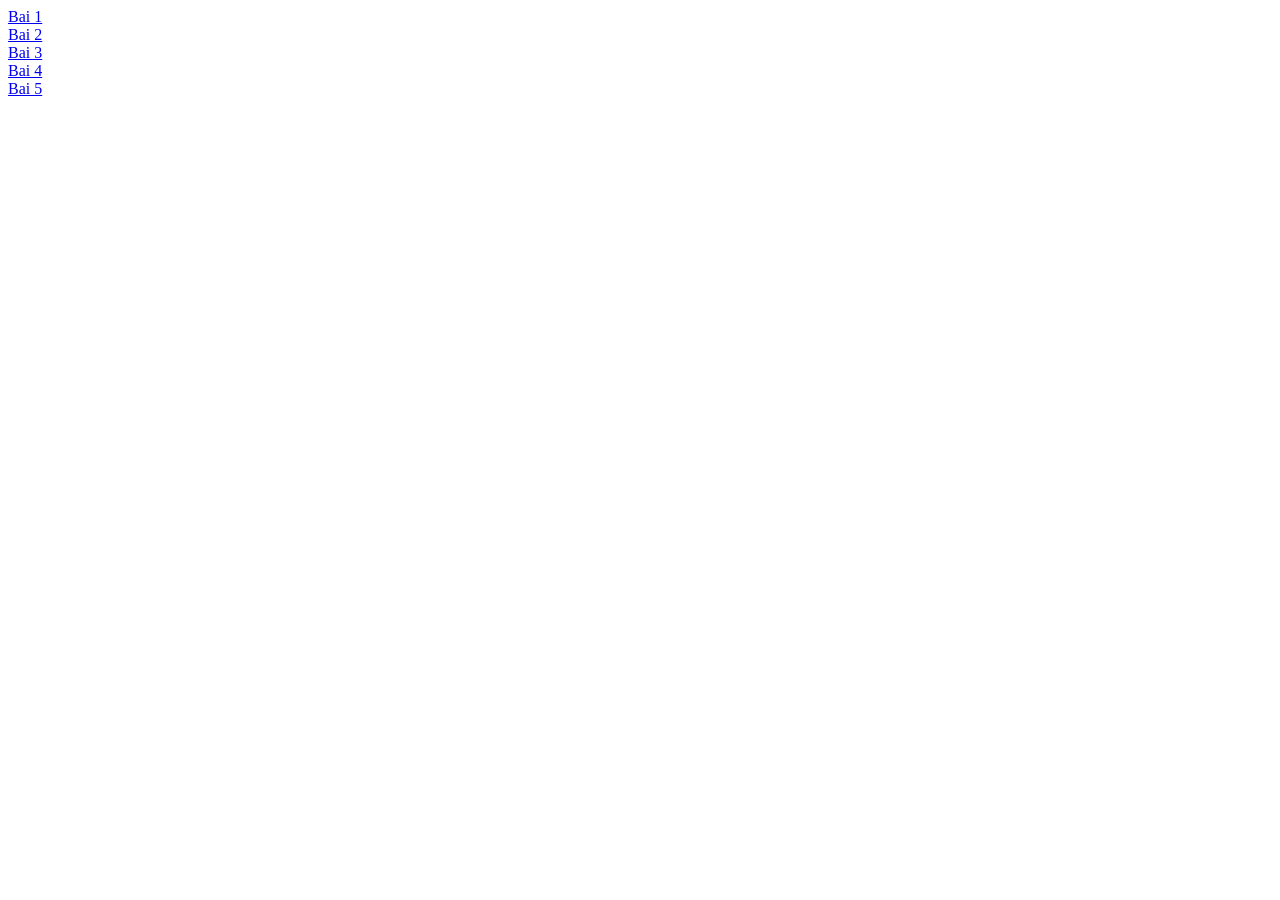
<file: index.html>
<!DOCTYPE html>
<html lang="en">
<head>
    <meta charset="UTF-8">
    <meta name="viewport" content="width=device-width, initial-scale=1.0">
    <title>Document</title>
</head>
<body>
    <a href="https://phamminhhieupc.github.io/uiux/01-mobile-home">Bai 1</a>
    <br>
    <a href="https://phamminhhieupc.github.io/uiux/02-tablet-learning-dashboard">Bai 2</a>
    <br>
    <a href="https://phamminhhieupc.github.io/uiux/03-web-analytics">Bai 3</a>
    <br>
    <a href="https://phamminhhieupc.github.io/uiux/04-mobile-checkout">Bai 4</a>
    <br>
    <a href="https://phamminhhieupc.github.io/uiux/05-form-profile-settings">Bai 5</a>
</body>
</html>
</file>
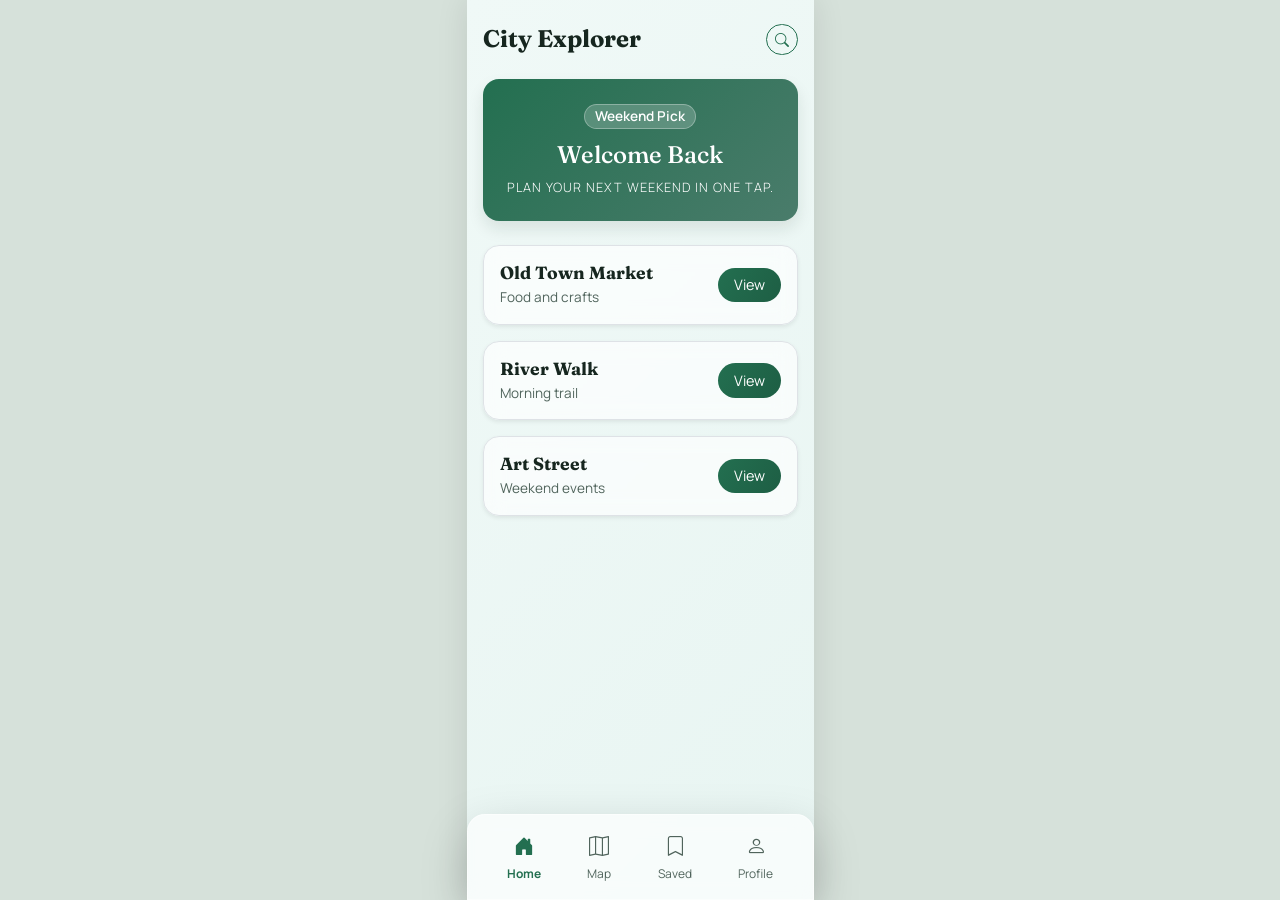
<file: 01-mobile-home.html>
<!doctype html>
<html lang="vi">

<head>
  <meta charset="UTF-8" />
  <meta name="viewport" content="width=device-width, initial-scale=1.0, maximum-scale=1.0, user-scalable=no" />
  <title>Mobile Home Demo - Small Screen Optimized</title>

  <link href="https://cdn.jsdelivr.net/npm/bootstrap@5.3.2/dist/css/bootstrap.min.css" rel="stylesheet"
    crossorigin="anonymous" />
  <link rel="stylesheet" href="https://cdn.jsdelivr.net/npm/bootstrap-icons@1.11.1/font/bootstrap-icons.css">

  <link rel="preconnect" href="https://fonts.googleapis.com" />
  <link rel="preconnect" href="https://fonts.gstatic.com" crossorigin />
  <link
    href="https://fonts.googleapis.com/css2?family=Fraunces:opsz,wght@9..144,500;9..144,700&family=Manrope:wght@400;500;600;700;800&display=swap"
    rel="stylesheet" />

  <link rel="stylesheet" href="01-mobile-home.css">
</head>

<body data-theme="hig" data-viewport="mobile">

  <div class="mobile-container">
    <main class="container-fluid px-3 py-4 d-flex flex-column flex-grow-1">

      <header class="d-flex align-items-center justify-content-between mb-4">
        <h1 style="font-size: 1.5rem;">City Explorer</h1>
        <button class="btn btn-outline-brand btn-sm" type="button">
          <i class="bi bi-search"></i>
        </button>
      </header>

      <section class="content-card hero-card p-4 mb-4 text-center rounded-4">
        <div>
          <span class="badge badge-soft mb-2">Weekend Pick</span>
          <h2 class="h4 mt-1">Welcome Back</h2>
          <p class="mt-2 text-uppercase fw-light" style="letter-spacing: 1px; font-size: 0.8rem;">
            Plan your next weekend in one tap.
          </p>
        </div>
      </section>

      <section class="d-flex flex-column gap-3 mb-4">

        <article class="content-card border p-3 rounded-4 d-flex align-items-center justify-content-between shadow-sm">
          <div class="pe-2">
            <h3 style="font-size: 1.1rem" class="mb-1">Old Town Market</h3>
            <p class="small">Food and crafts</p>
          </div>
          <button class="btn btn-brand btn-sm px-3" type="button">View</button>
        </article>

        <article class="content-card border p-3 rounded-4 d-flex align-items-center justify-content-between shadow-sm">
          <div class="pe-2">
            <h3 style="font-size: 1.1rem" class="mb-1">River Walk</h3>
            <p class="small">Morning trail</p>
          </div>
          <button class="btn btn-brand btn-sm px-3" type="button">View</button>
        </article>

        <article class="content-card border p-3 rounded-4 d-flex align-items-center justify-content-between shadow-sm">
          <div class="pe-2">
            <h3 style="font-size: 1.1rem" class="mb-1">Art Street</h3>
            <p class="small">Weekend events</p>
          </div>
          <button class="btn btn-brand btn-sm px-3" type="button">View</button>
        </article>

      </section>

    </main>

    <nav class="content-card bottom-nav p-3 d-flex justify-content-around align-items-center shadow-lg"
      aria-label="Bottom navigation">
      <strong class="d-flex flex-column align-items-center" style="color: var(--color-primary); cursor: pointer;">
        <i class="bi bi-house-door-fill fs-5 mb-1"></i>
        Home
      </strong>
      <span class="d-flex flex-column align-items-center" style="cursor: pointer;">
        <i class="bi bi-map fs-5 mb-1"></i>
        Map
      </span>
      <span class="d-flex flex-column align-items-center" style="cursor: pointer;">
        <i class="bi bi-bookmark fs-5 mb-1"></i>
        Saved
      </span>
      <span class="d-flex flex-column align-items-center" style="cursor: pointer;">
        <i class="bi bi-person fs-5 mb-1"></i>
        Profile
      </span>
    </nav>
  </div>

</body>

</html>
</file>
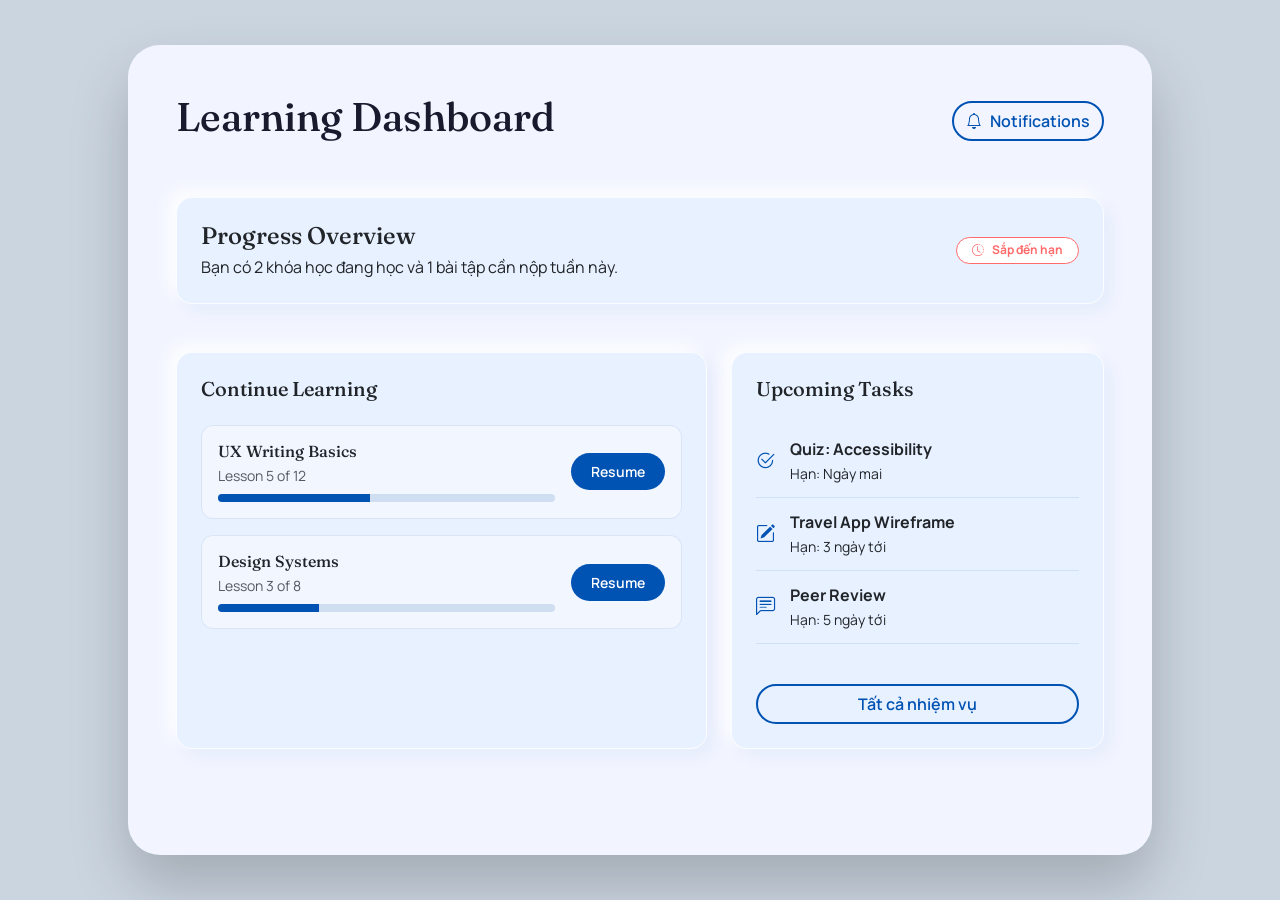
<file: 02-tablet-learning-dashboard.html>
<!doctype html>
<html lang="vi">

<head>
  <meta charset="UTF-8" />
  <meta name="viewport" content="width=device-width, initial-scale=1.0" />
  <title>Learning Dashboard - Tablet View</title>

  <link href="https://cdn.jsdelivr.net/npm/bootstrap@5.3.2/dist/css/bootstrap.min.css" rel="stylesheet"
    crossorigin="anonymous" />
  <link rel="stylesheet" href="https://cdn.jsdelivr.net/npm/bootstrap-icons@1.11.1/font/bootstrap-icons.css">
  <link rel="preconnect" href="https://fonts.googleapis.com" />
  <link rel="preconnect" href="https://fonts.gstatic.com" crossorigin />
  <link
    href="https://fonts.googleapis.com/css2?family=Fraunces:opsz,wght@9..144,500;9..144,700&family=Manrope:wght@400;500;600;700;800&display=swap"
    rel="stylesheet" />

  <link rel="stylesheet" href="02-tablet-learning-dashboard.css">
</head>

<body>

  <div class="tablet-container">
    <main class="container-fluid px-4 px-md-5 py-4 py-md-5 flex-grow-1">

      <header class="d-flex align-items-center justify-content-between mb-5">
        <h1>Learning Dashboard</h1>
        <button class="btn btn-outline-brand d-flex align-items-center gap-2" type="button">
          <i class="bi bi-bell"></i>
          <span>Notifications</span>
        </button>
      </header>

      <section
        class="content-card p-4 mb-5 d-flex flex-column flex-md-row align-items-md-center justify-content-between gap-3">
        <div>
          <h2 class="h4 mb-1">Progress Overview</h2>
          <p class="mb-0">Bạn có 2 khóa học đang học và 1 bài tập cần nộp tuần này.</p>
        </div>
        <span class="badge badge-soft d-inline-flex align-items-center gap-2">
          <i class="bi bi-clock-history"></i> Sắp đến hạn
        </span>
      </section>

      <div class="row g-4">

        <section class="col-12 col-md-7">
          <div class="content-card p-4 h-100">
            <h2 class="h5 mb-4">Continue Learning</h2>

            <article class="sub-card p-3 mb-3 d-flex align-items-center justify-content-between gap-3">
              <div class="flex-grow-1">
                <h3 class="h6 mb-1">UX Writing Basics</h3>
                <p class="small text-muted mb-2">Lesson 5 of 12</p>
                <div class="progress-custom">
                  <div class="progress-custom-bar" style="width: 45%;"></div>
                </div>
              </div>
              <button class="btn btn-brand btn-sm">Resume</button>
            </article>

            <article class="sub-card p-3 d-flex align-items-center justify-content-between gap-3">
              <div class="flex-grow-1">
                <h3 class="h6 mb-1">Design Systems</h3>
                <p class="small text-muted mb-2">Lesson 3 of 8</p>
                <div class="progress-custom">
                  <div class="progress-custom-bar" style="width: 30%;"></div>
                </div>
              </div>
              <button class="btn btn-brand btn-sm">Resume</button>
            </article>
          </div>
        </section>

        <section class="col-12 col-md-5">
          <div class="content-card p-4 h-100">
            <h2 class="h5 mb-4">Upcoming Tasks</h2>

            <ul class="insight-list">
              <li>
                <i class="bi bi-check2-circle"></i>
                <div>
                  <span class="d-block fw-bold text-dark">Quiz: Accessibility</span>
                  <small>Hạn: Ngày mai</small>
                </div>
              </li>
              <li>
                <i class="bi bi-pencil-square"></i>
                <div>
                  <span class="d-block fw-bold text-dark">Travel App Wireframe</span>
                  <small>Hạn: 3 ngày tới</small>
                </div>
              </li>
              <li>
                <i class="bi bi-chat-left-text"></i>
                <div>
                  <span class="d-block fw-bold text-dark">Peer Review</span>
                  <small>Hạn: 5 ngày tới</small>
                </div>
              </li>
            </ul>

            <button class="btn btn-outline-brand w-100 mt-4">Tất cả nhiệm vụ</button>
          </div>
        </section>

      </div>
    </main>
  </div>

</body>

</html>
</file>
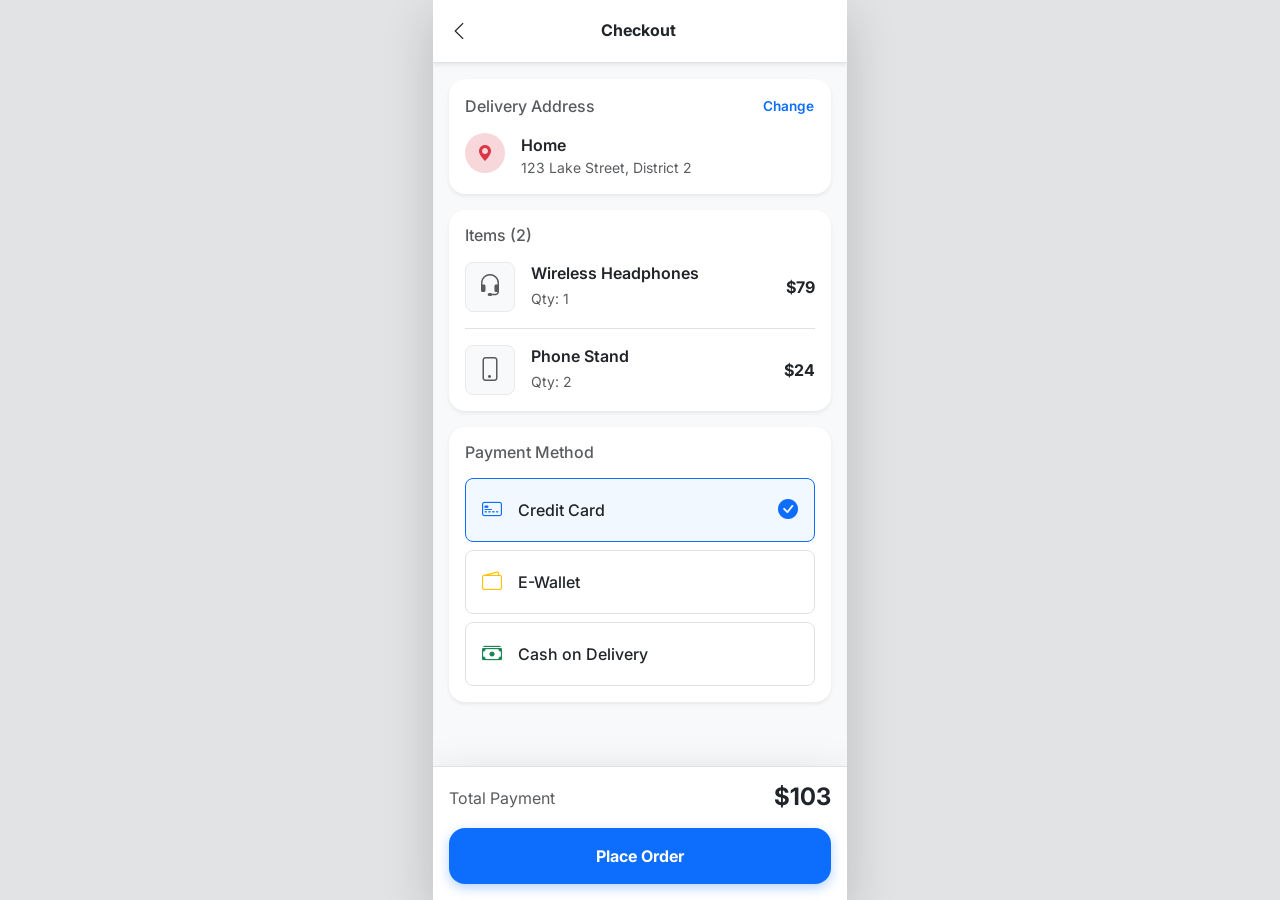
<file: 04-mobile-checkout.html>
<!doctype html>
<html lang="vi">

<head>
  <meta charset="UTF-8" />
  <meta name="viewport" content="width=device-width, initial-scale=1.0, maximum-scale=1.0, user-scalable=no" />
  <title>Mobile Checkout</title>

  <link href="https://cdn.jsdelivr.net/npm/bootstrap@5.3.2/dist/css/bootstrap.min.css" rel="stylesheet"
    crossorigin="anonymous" />
  <link rel="stylesheet" href="https://cdn.jsdelivr.net/npm/bootstrap-icons@1.11.1/font/bootstrap-icons.css">

  <link rel="preconnect" href="https://fonts.googleapis.com" />
  <link rel="preconnect" href="https://fonts.gstatic.com" crossorigin />
  <link href="https://fonts.googleapis.com/css2?family=Inter:wght@400;500;600;700&display=swap" rel="stylesheet" />

  <link rel="stylesheet" href="04-mobile-checkout.css">
</head>

<body class="bg-secondary-subtle">

  <div class="mobile-container bg-light shadow-lg">

    <header
      class="bg-white sticky-top d-flex justify-content-between align-items-center p-3 border-bottom shadow-sm z-3">
      <a href="#" class="text-dark fs-5"><i class="bi bi-chevron-left"></i></a>
      <h1 class="h6 mb-0 fw-bold">Checkout</h1>
      <div style="width: 24px;"></div>
    </header>

    <main class="p-3 content-scroll">

      <section class="checkout-card bg-white p-3 rounded-4 shadow-sm mb-3">
        <div class="d-flex justify-content-between align-items-center mb-2">
          <h2 class="h6 text-muted mb-0">Delivery Address</h2>
          <button type="button"
            class="btn btn-link text-primary text-decoration-none p-0 fw-semibold fs-7">Change</button>
        </div>
        <div class="d-flex align-items-start gap-3 mt-3">
          <div
            class="icon-box bg-danger-subtle text-danger rounded-circle d-flex justify-content-center align-items-center">
            <i class="bi bi-geo-alt-fill"></i>
          </div>
          <div>
            <p class="mb-0 fw-semibold text-dark">Home</p>
            <p class="mb-0 text-muted small">123 Lake Street, District 2</p>
          </div>
        </div>
      </section>

      <section class="checkout-card bg-white p-3 rounded-4 shadow-sm mb-3">
        <h2 class="h6 text-muted mb-3">Items (2)</h2>

        <article class="d-flex justify-content-between align-items-center mb-3 pb-3 border-bottom">
          <div class="d-flex gap-3 align-items-center">
            <div class="product-img bg-light rounded-3 d-flex justify-content-center align-items-center text-muted">
              <i class="bi bi-headset fs-4"></i>
            </div>
            <div>
              <h3 class="h6 fw-semibold mb-1 text-dark">Wireless Headphones</h3>
              <p class="text-muted small mb-0">Qty: 1</p>
            </div>
          </div>
          <p class="fw-bold text-dark mb-0">$79</p>
        </article>

        <article class="d-flex justify-content-between align-items-center">
          <div class="d-flex gap-3 align-items-center">
            <div class="product-img bg-light rounded-3 d-flex justify-content-center align-items-center text-muted">
              <i class="bi bi-phone fs-4"></i>
            </div>
            <div>
              <h3 class="h6 fw-semibold mb-1 text-dark">Phone Stand</h3>
              <p class="text-muted small mb-0">Qty: 2</p>
            </div>
          </div>
          <p class="fw-bold text-dark mb-0">$24</p>
        </article>
      </section>

      <section class="checkout-card bg-white p-3 rounded-4 shadow-sm mb-4">
        <h2 class="h6 text-muted mb-3">Payment Method</h2>
        <form class="d-flex flex-column gap-2">

          <label class="payment-option">
            <input type="radio" name="pay" class="payment-radio" checked />
            <div class="payment-content d-flex align-items-center gap-3 p-3 rounded-3 border">
              <i class="bi bi-credit-card-2-front text-primary fs-5"></i>
              <span class="fw-medium flex-grow-1">Credit Card</span>
              <i class="bi bi-check-circle-fill check-icon text-primary fs-5"></i>
            </div>
          </label>

          <label class="payment-option">
            <input type="radio" name="pay" class="payment-radio" />
            <div class="payment-content d-flex align-items-center gap-3 p-3 rounded-3 border">
              <i class="bi bi-wallet2 text-warning fs-5"></i>
              <span class="fw-medium flex-grow-1">E-Wallet</span>
              <i class="bi bi-check-circle-fill check-icon text-primary fs-5"></i>
            </div>
          </label>

          <label class="payment-option">
            <input type="radio" name="pay" class="payment-radio" />
            <div class="payment-content d-flex align-items-center gap-3 p-3 rounded-3 border">
              <i class="bi bi-cash-stack text-success fs-5"></i>
              <span class="fw-medium flex-grow-1">Cash on Delivery</span>
              <i class="bi bi-check-circle-fill check-icon text-primary fs-5"></i>
            </div>
          </label>

        </form>
      </section>

    </main>

    <footer class="bg-white p-3 border-top shadow-lg checkout-footer">
      <div class="d-flex justify-content-between align-items-center mb-3">
        <p class="text-muted mb-0">Total Payment</p>
        <p class="h4 fw-bold text-dark mb-0">$103</p>
      </div>
      <button type="button" class="btn btn-primary w-100 py-3 rounded-4 fw-bold fs-6">
        Place Order
      </button>
    </footer>

  </div>

</body>

</html>
</file>
<file: 01-mobile-home.css>
:root {
    --color-primary: #236f50;
    --color-secondary: #4a7c6b;
    --color-accent: #d14b65;
    --color-bg: #ffffff;
    --color-surface: #eef4ef;
    --color-text: #16261f;
    --color-text-muted: #50645c;
    --color-border: #d6e1da;

    --font-family-body: "Manrope", -apple-system, BlinkMacSystemFont, "Segoe UI", sans-serif;
    --font-family-display: "Fraunces", serif;

    --radius-md: 12px;
    --radius-lg: 18px;
    --shadow-md: 0 8px 16px rgba(22, 38, 31, 0.1);
    --shadow-lg: 0 18px 40px rgba(22, 38, 31, 0.12);
}

* {
    box-sizing: border-box;
}

html,
body {
    font-family: var(--font-family-body);
    color: var(--color-text);
    background-color: #d6e1da;
    display: flex;
    justify-content: center;
    margin: 0;
    min-height: 100vh;
}

.mobile-container {
    width: 100%;
    max-width: 414px;
    min-height: 100vh;
    background: linear-gradient(135deg, #f0f9f7 0%, #e8f5f2 100%);
    box-shadow: 0 0 30px rgba(0, 0, 0, 0.1);
    position: relative;
    display: flex;
    flex-direction: column;
}

.content-card {
    background: rgba(255, 255, 255, 0.65);
    backdrop-filter: blur(10px);
    -webkit-backdrop-filter: blur(10px);
    border: 1px solid rgba(255, 255, 255, 0.5);
    border-radius: var(--radius-md);
    box-shadow: 0 8px 32px rgba(31, 156, 115, 0.1), inset 0 -1px 3px rgba(255, 255, 255, 0.4);
}

.hero-card {
    background: linear-gradient(135deg, var(--color-primary), var(--color-secondary));
    border: none;
    box-shadow: var(--shadow-md);
}

.hero-card h2,
.hero-card p {
    color: white !important;
}

.hero-card .badge-soft {
    background-color: rgba(255, 255, 255, 0.2);
    color: white;
    border-color: rgba(255, 255, 255, 0.3);
}

.btn-brand {
    background: linear-gradient(120deg, var(--color-primary), color-mix(in srgb, var(--color-primary) 85%, black));
    color: white;
    border: 0;
    border-radius: 999px;
    padding: 0.4rem 1.2rem;
    font-size: 0.9rem;
    white-space: nowrap;
}

.btn-brand:hover {
    background: linear-gradient(120deg, color-mix(in srgb, var(--color-primary) 95%, black), color-mix(in srgb, var(--color-primary) 70%, black));
    color: white;
}

.btn-outline-brand {
    background-color: transparent;
    color: var(--color-primary);
    border: 1px solid var(--color-primary);
    border-radius: 999px;
}

.badge-soft {
    background-color: color-mix(in srgb, var(--color-accent) 12%, white);
    color: color-mix(in srgb, var(--color-accent) 80%, black);
    border: 1px solid color-mix(in srgb, var(--color-accent) 25%, var(--color-border));
    border-radius: 999px;
    padding: 0.3rem 0.65rem;
    font-size: 0.85rem;
    font-weight: 600;
}

h1,
h2,
h3 {
    color: var(--color-text);
    font-family: var(--font-family-display);
    font-weight: 700;
    margin: 0;
}

p {
    color: var(--color-text-muted);
    margin: 0;
    line-height: 1.5;
}

.small {
    font-size: 0.85rem;
}

.bottom-nav {
    margin-top: auto;
    border-radius: var(--radius-lg) var(--radius-lg) 0 0;
}

.bottom-nav span,
.bottom-nav strong {
    display: flex;
    flex-direction: column;
    align-items: center;
    font-size: 0.75rem;
    color: var(--color-text-muted);
    cursor: pointer;
    font-family: var(--font-family-body);
    transition: color 0.2s;
}

.bottom-nav strong {
    color: var(--color-primary);
}

@media (max-width: 380px) {

    .container-fluid {
        padding-left: 0.75rem !important;
        padding-right: 0.75rem !important;
    }

    h1 {
        font-size: 1.25rem !important;
    }

    h2.h4 {
        font-size: 1.1rem !important;
    }

    h3 {
        font-size: 0.95rem !important;
    }

    .btn-brand {
        padding: 0.3rem 0.8rem;
        font-size: 0.8rem;
    }

    .content-card.p-4 {
        padding: 1rem !important;
    }

    .content-card.p-3 {
        padding: 0.75rem !important;
    }

    .bottom-nav {
        padding: 0.5rem !important;
    }

    .bottom-nav span,
    .bottom-nav strong {
        font-size: 0.65rem;
    }

    .bottom-nav i.fs-5 {
        font-size: 1.1rem !important;
    }

    p.small {
        font-size: 0.75rem;
    }

    p.text-uppercase {
        font-size: 0.7rem !important;
    }
}

@media (max-width: 414px) {
    body {
        background-color: transparent;
    }

    .mobile-container {
        box-shadow: none;
        max-width: 100%;
        min-height: 100dvh;
    }
}
</file>
<file: 02-tablet-learning-dashboard.css>
:root {
    --color-primary: #0052b3;
    --color-bg: #f2f5ff;
    --color-surface: #e8f1ff;
    --color-text: #1a1a2e;
    --color-text-muted: #4a5568;
    --color-accent: #ff6b6b;
    --color-border-soft: rgba(0, 82, 179, 0.1);
    --color-border-light: rgba(255, 255, 255, 0.8);

    --font-family-body: "Manrope", sans-serif;
    --font-family-display: "Fraunces", serif;
    --radius-md: 16px;
    --radius-xl: 32px;
}

body {
    font-family: var(--font-family-body);
    background-color: #cbd5e0;
    display: flex;
    justify-content: center;
    align-items: center;
    min-height: 100vh;
    margin: 0;
}

.tablet-container {
    width: 100%;
    max-width: 1024px;
    height: 90vh;
    background: var(--color-bg);
    border-radius: var(--radius-xl);
    overflow-y: auto;
    position: relative;
    box-shadow: 0 30px 60px rgba(0, 0, 0, 0.2);
}


.content-card {
    background: var(--color-surface);
    border-radius: var(--radius-md);
    border: 1px solid var(--color-border-light);
    box-shadow:
        8px 8px 16px rgba(0, 82, 179, 0.05),
        -8px -8px 16px rgba(255, 255, 255, 0.8);
}

.sub-card {
    background: rgba(255, 255, 255, 0.4);
    border-radius: 12px;
    border: 1px solid var(--color-border-soft);
    transition: all 0.3s ease;
}

.sub-card:hover {
    background: white;
    border-color: var(--color-primary);
    transform: translateY(-2px);
}


h1,
h2,
h3 {
    font-family: var(--font-family-display);
    color: var(--color-text);
}

.btn-brand {
    background: var(--color-primary);
    color: white;
    border-radius: 50px;
    border: none;
    font-weight: 600;
    padding: 8px 20px;
}

.btn-outline-brand {
    border: 2px solid var(--color-primary);
    color: var(--color-primary);
    border-radius: 50px;
    font-weight: 600;
}

.badge-soft {
    background: #fff;
    border: 1px solid var(--color-accent);
    color: var(--color-accent);
    border-radius: 50px;
    padding: 6px 15px;
}

.progress-custom {
    height: 8px;
    background: #d0def2;
    border-radius: 10px;
    overflow: hidden;
}

.progress-custom-bar {
    height: 100%;
    background: var(--color-primary);
}

.insight-list {
    list-style: none;
    padding: 0;
}

.insight-list li {
    display: flex;
    align-items: center;
    gap: 15px;
    padding: 12px 0;
    border-bottom: 1px solid var(--color-border-soft);
}

.insight-list li i {
    color: var(--color-primary);
    font-size: 1.2rem;
}

.tablet-container {
    -ms-overflow-style: none;
    scrollbar-width: none;
}


.tablet-container::-webkit-scrollbar {
    display: none;
}
</file>
<file: 04-mobile-checkout.css>
/* style.css - MOBILE CHECKOUT THEME */

:root {
    --font-family-base: 'Inter', sans-serif;
    --color-primary: #0d6efd;
}

body {
    font-family: var(--font-family-base);
    display: flex;
    justify-content: center;
    align-items: center;
    min-height: 100vh;
    margin: 0;
    -webkit-font-smoothing: antialiased;
}

/* --- KHUNG MOBILE --- */
.mobile-container {
    width: 100%;
    max-width: 414px;
    /* Chuẩn iPhone Max */
    height: 100vh;
    position: relative;
    display: flex;
    flex-direction: column;
    overflow: hidden;
    /* Chống cuộn toàn trang */
}

/* Phần nội dung có thể cuộn, chừa chỗ cho footer */
.content-scroll {
    flex-grow: 1;
    overflow-y: auto;
    padding-bottom: 20px;
}

/* --- UI COMPONENTS --- */
.fs-7 {
    font-size: 0.85rem;
}

.icon-box {
    width: 40px;
    height: 40px;
    flex-shrink: 0;
}

.product-img {
    width: 50px;
    height: 50px;
    flex-shrink: 0;
    border: 1px solid #eaeaea;
}

/* --- PAYMENT METHOD STYLING (CSS Only) --- */
.payment-option {
    cursor: pointer;
    display: block;
}

/* Ẩn nút radio mặc định */
.payment-radio {
    display: none;
}

.payment-content {
    background-color: #fff;
    transition: all 0.2s ease;
}

/* Ẩn icon dấu tick theo mặc định */
.payment-content .check-icon {
    opacity: 0;
    transform: scale(0.5);
    transition: all 0.2s ease;
}

/* KHI RADIO ĐƯỢC CHỌN (Checked) */
.payment-radio:checked+.payment-content {
    border-color: var(--color-primary) !important;
    background-color: rgba(13, 110, 253, 0.05);
    /* Nền xanh lam cực nhạt */
}

/* Hiện dấu tick khi được chọn */
.payment-radio:checked+.payment-content .check-icon {
    opacity: 1;
    transform: scale(1);
}

/* --- FOOTER --- */
.checkout-footer {
    z-index: 10;
    padding-bottom: env(safe-area-inset-bottom, 20px);
    /* Tối ưu cho tai thỏ/thanh vuốt iPhone */
}

.btn-primary {
    background-color: var(--color-primary);
    border: none;
    box-shadow: 0 4px 12px rgba(13, 110, 253, 0.3);
    transition: transform 0.1s ease;
}

.btn-primary:active {
    transform: scale(0.98);
}

/* Responsive: Ẩn nền xám khi mở trên mobile thật */
@media (max-width: 414px) {
    body {
        background-color: #f8f9fa !important;
    }

    .mobile-container {
        box-shadow: none !important;
    }
}
</file>
